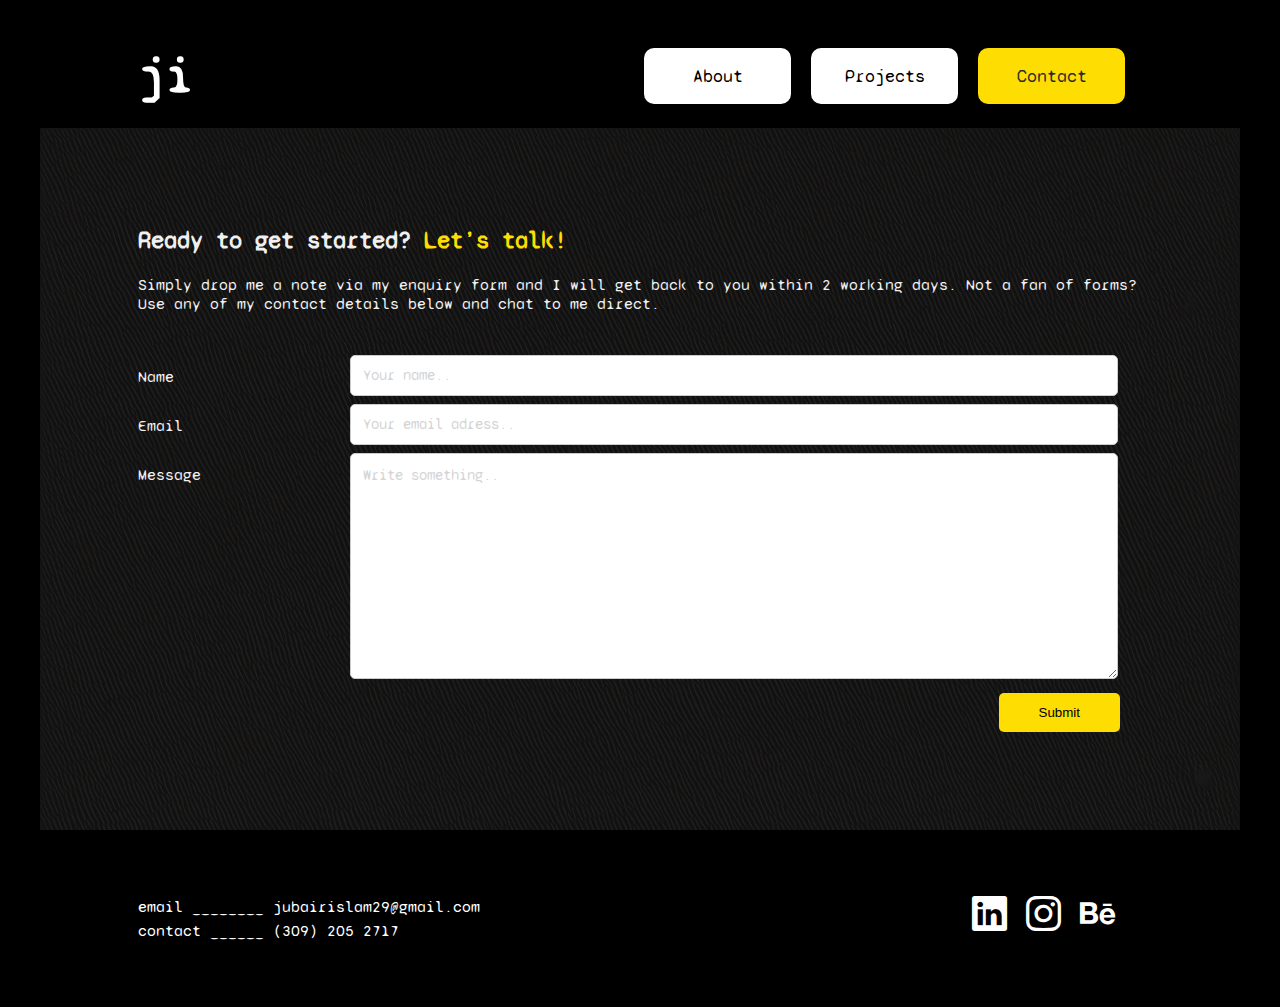
<file: Contact.html>
<!doctype html>
<html lang="en">
<head>
	<meta charset="UTF-8">
	<title>Contact</title>
	<link href="https://fonts.googleapis.com/css2?family=Syne+Mono&display=swap" rel="stylesheet">
	<link rel="stylesheet" href="https://cdn.jsdelivr.net/npm/bootstrap-icons@1.11.1/font/bootstrap-icons.css">
	<link href="Blank1200px.css" rel="stylesheet" type="text/css">
	<link rel="icon" type="image/png" href="favicon.png">
</head>
<body>
	<div id="wrapper">
		<header>
			<h1><a href="https://jubair.xyz">ji</a></h1>

			<nav>
				<ul>
				<li><a href="About.html">About</a></li>
				<li><a href="Projects.html">Projects</a></li>
				<li><a class="special" href="Contact.html">Contact</a></li>
				</ul>
			</nav>

		</header>

		<main class="main4">
			<div class="formtext">
				<h2>Ready to get started? <span class="formtext2">Let’s talk!</span></h2>
				<p>Simply drop me a note via my enquiry form and I will get back to you within 2 working days. Not a fan of forms? Use any of my contact details below and chat to me direct.</p>
			</div>

			<div class="container">
				<form action="https://formspree.io/f/xoqgybpq" method="POST">
	
				  <div class="row">
					<div class="col-25">
					  <label for="name">Name</label>
					</div>
					<div class="col-75">
					  <input type="text" id="name" name="name" placeholder="Your name..">
					</div>
				  </div>
	
				  <div class="row">
					<div class="col-25">
					  <label for="email">Email</label>
					</div>
					<div class="col-75">
					  <input type="text" id="email" name="email" placeholder="Your email adress..">
					</div>
				  </div>
	
				  <div class="row">
					<div class="col-25">
					  <label for="message">Message</label>
					</div>
					<div class="col-75">
					  <textarea id="message" name="message" placeholder="Write something.." style="height:200px"></textarea>
					</div>
				  </div>
	
				  <div class="row">
					<input type="submit" value="Submit">
				  </div>
	
				</form>
			</div>
	  </main>


		<footer>
			<div class="footer1">
				<div><a href="mailto:jubairislam29@gmail.com" target="_blank">email ________ jubairislam29@gmail.com</a></div>
				<div><a href="tel:+1(309)2052717" target="_blank">contact ______ (309) 205 2717</a></div>
			</div>

			<div class="footer2">
				<a href="https://www.linkedin.com/in/jubairislam/" target="_blank" class="bi bi-linkedin"></a>
				<a href="https://www.instagram.com/jubairzubo/" target="_blank" class="bi bi-instagram"></a>
				<a href="https://www.behance.net/jubairzubo" target="_blank" class="bi bi-behance"></a>
			</div>
		</footer>
	</div>
</body>
</html>
</file>
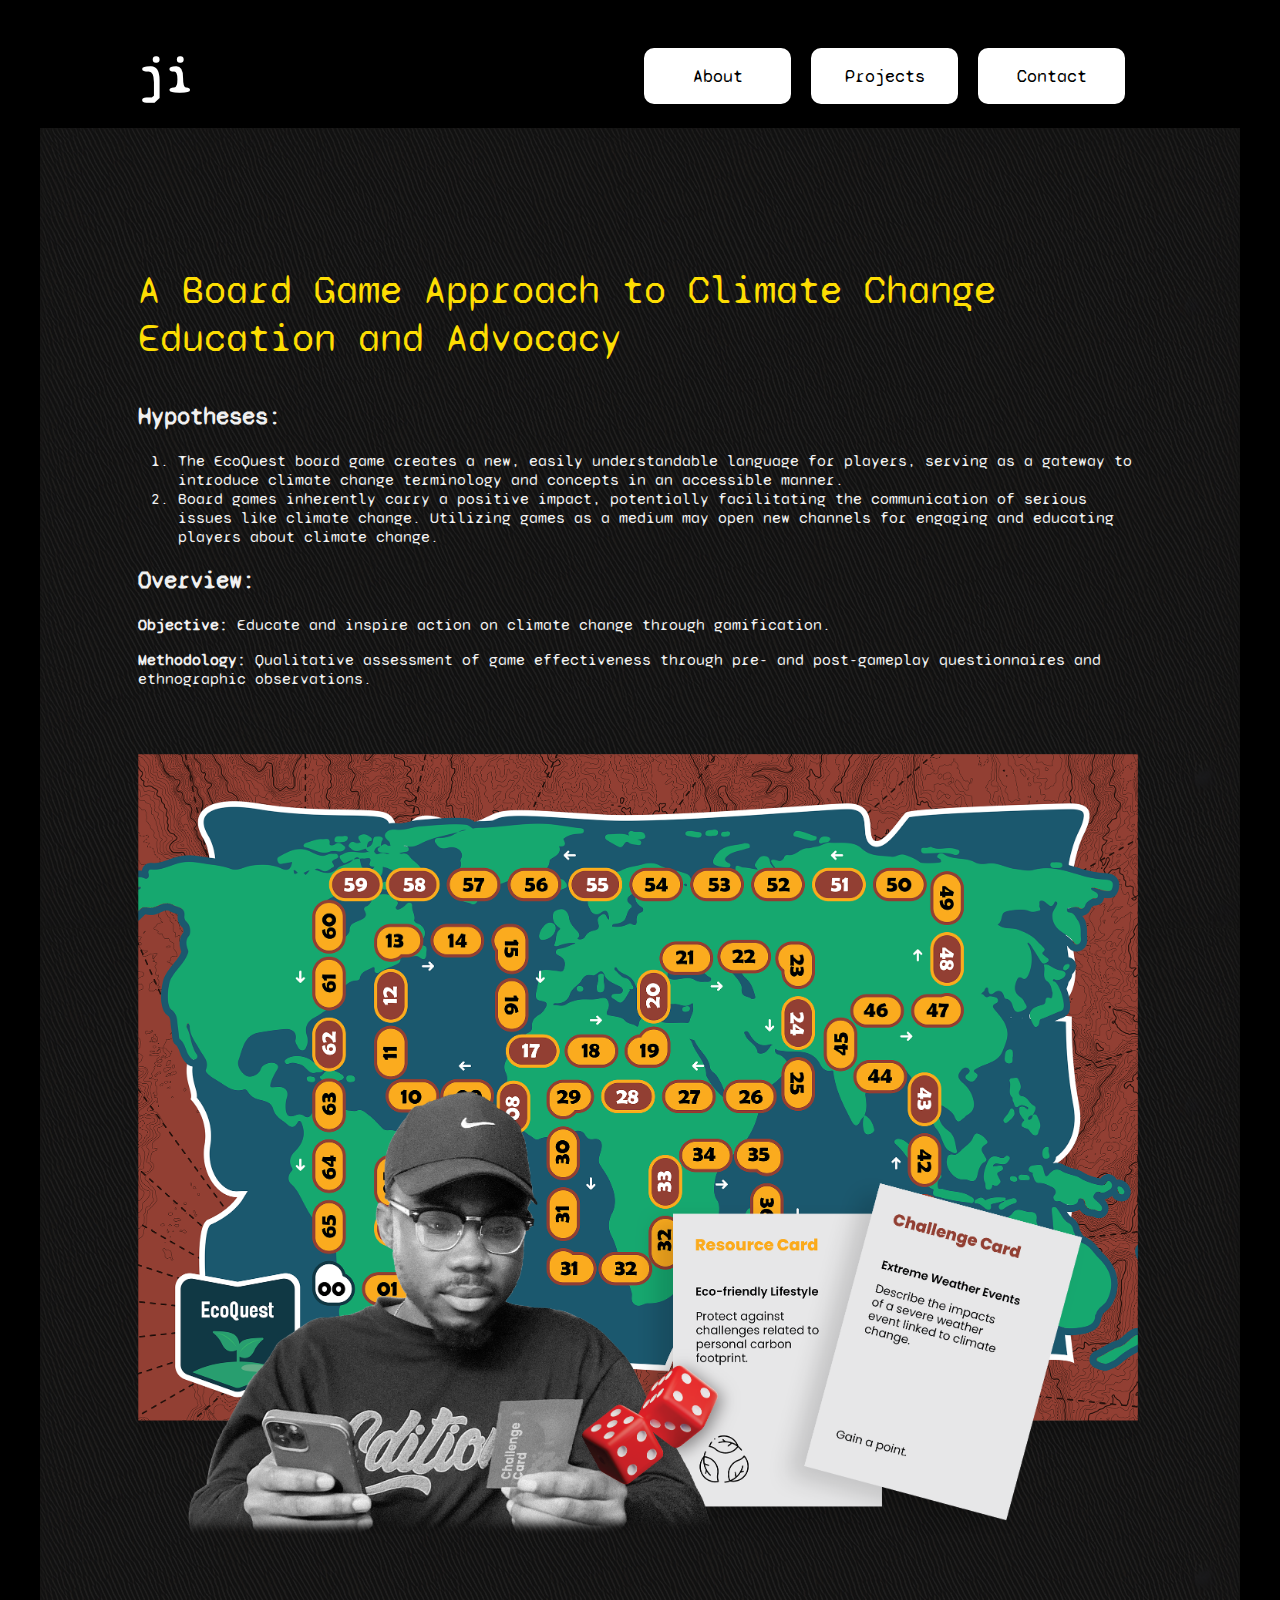
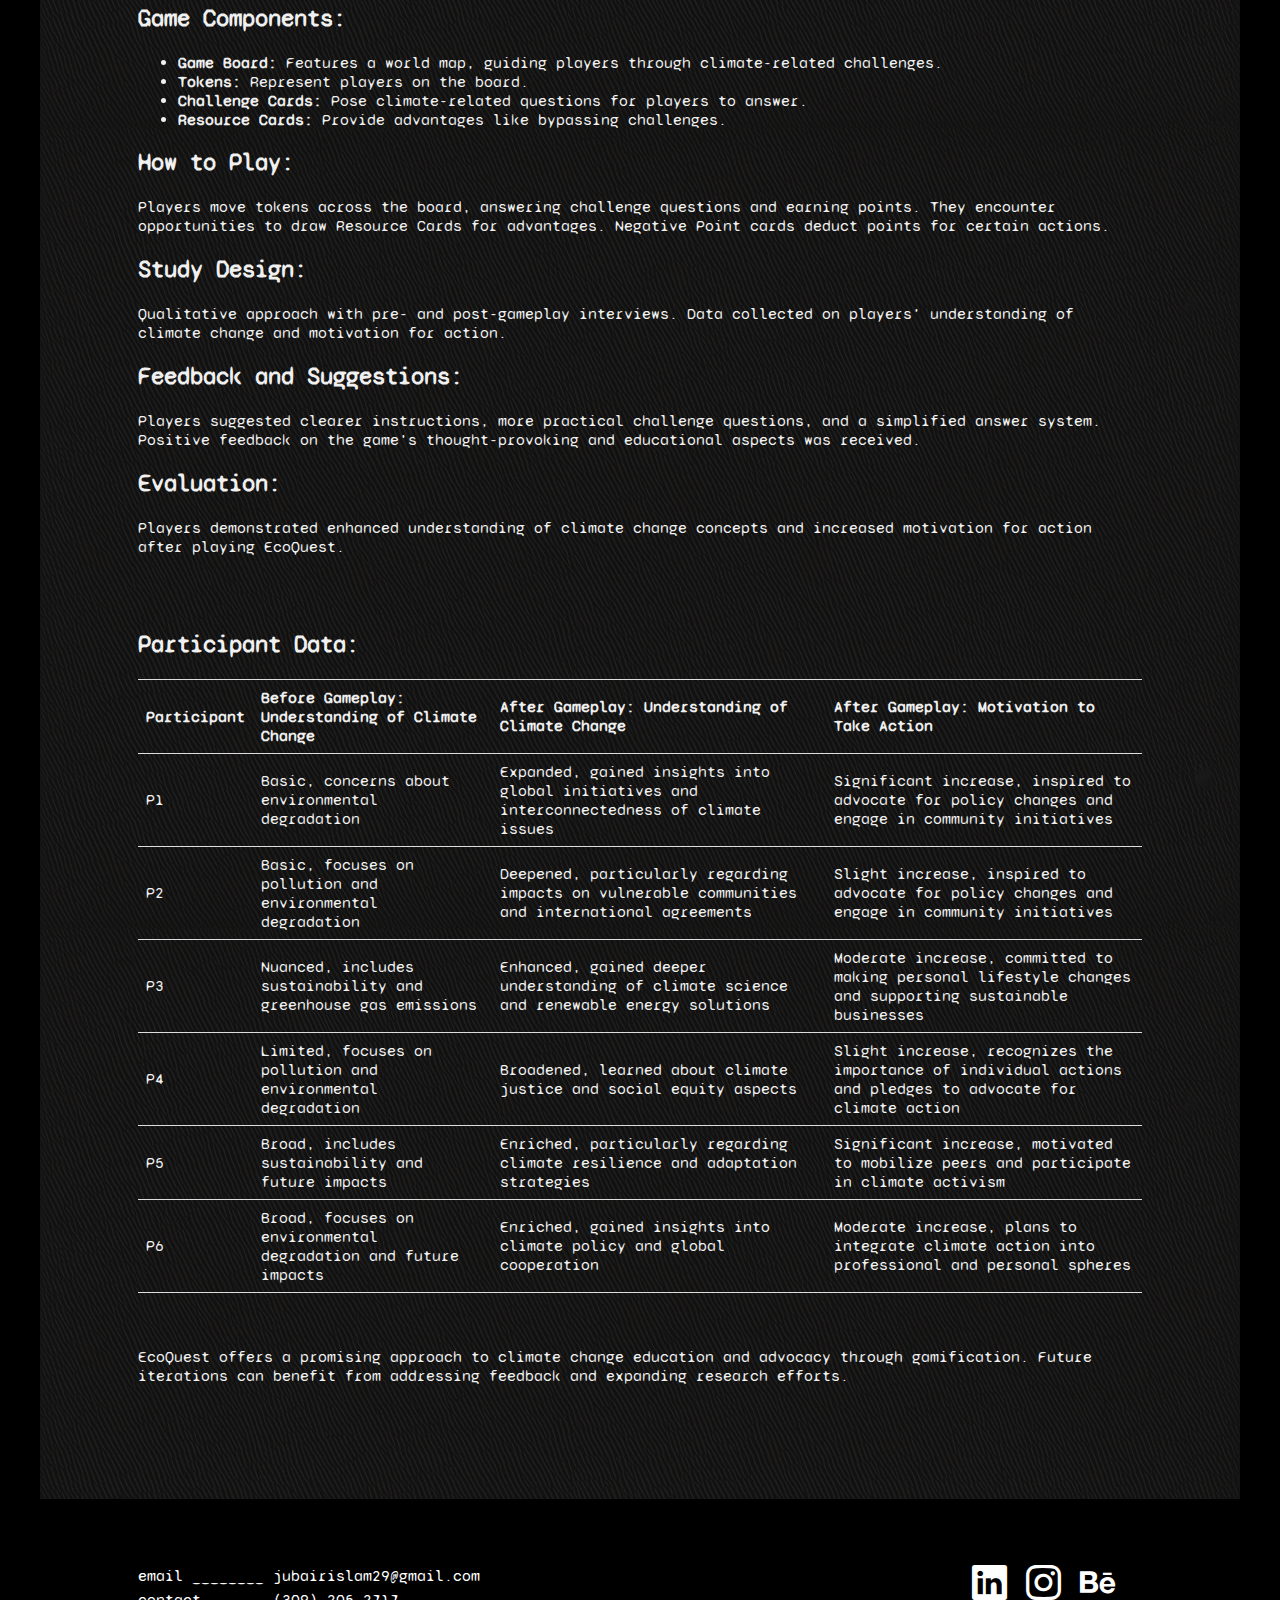
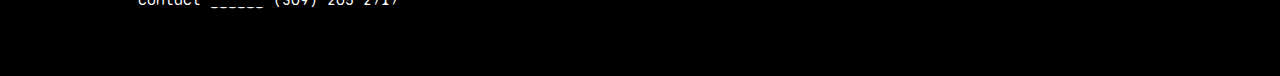
<file: Portfolio2.html>
<!doctype html>
<html lang="en">
<head>
	<meta charset="UTF-8">
	<title>EcoQuest</title>
	<link href="https://fonts.googleapis.com/css2?family=Syne+Mono&display=swap" rel="stylesheet">
	<link rel="stylesheet" href="https://cdn.jsdelivr.net/npm/bootstrap-icons@1.11.1/font/bootstrap-icons.css">
	<link href="Blank1200px.css" rel="stylesheet" type="text/css">
	<link rel="icon" type="image/png" href="favicon.png">
</head>
<body>
	<div id="wrapper">
		<header>
			<h1><a href="https://jubair.xyz">ji</a></h1>

			<nav>
				<ul>
				<li><a href="About.html">About</a></li>
				<li><a href="Projects.html">Projects</a></li>
				<li><a href="Contact.html">Contact</a></li>
				</ul>
			</nav>

		</header>

		<div class="portfolio5">
	
		<p class="thesis">A Board Game Approach to Climate Change Education and Advocacy<p>
	
		<h2>Hypotheses:</h2>
		<ol>
		  <li>The EcoQuest board game creates a new, easily understandable language for players, serving as a gateway to introduce climate change terminology and concepts in an accessible manner.</li>
		  <li>Board games inherently carry a positive impact, potentially facilitating the communication of serious issues like climate change. Utilizing games as a medium may open new channels for engaging and educating players about climate change.</li>
		</ol>
		
		<h2>Overview:</h2>
		<p><strong>Objective:</strong> Educate and inspire action on climate change through gamification.</p>
		
		<p><strong>Methodology:</strong> Qualitative assessment of game effectiveness through pre- and post-gameplay questionnaires and ethnographic observations.</p>

		<img src="Board.png" alt="Portrait">
		
		<h2>Game Components:</h2>
		<ul>
		  <li><strong>Game Board:</strong> Features a world map, guiding players through climate-related challenges.</li>
		  <li><strong>Tokens:</strong> Represent players on the board.</li>
		  <li><strong>Challenge Cards:</strong> Pose climate-related questions for players to answer.</li>
		  <li><strong>Resource Cards:</strong> Provide advantages like bypassing challenges.</li>
		</ul>
		
		<h2>How to Play:</h2>
		<p>Players move tokens across the board, answering challenge questions and earning points. They encounter opportunities to draw Resource Cards for advantages. Negative Point cards deduct points for certain actions.</p>
		
		<h2>Study Design:</h2>
		<p>Qualitative approach with pre- and post-gameplay interviews. Data collected on players' understanding of climate change and motivation for action.</p>
		
		<h2>Feedback and Suggestions:</h2>
		<p>Players suggested clearer instructions, more practical challenge questions, and a simplified answer system. Positive feedback on the game's thought-provoking and educational aspects was received.</p>
		
		<h2>Evaluation:</h2>
		<p>Players demonstrated enhanced understanding of climate change concepts and increased motivation for action after playing EcoQuest.</p>

		<br><br>
		<h2>Participant Data:</h2>
		<table>
			<thead>
			  <tr>
				<th>Participant</th>
				<th>Before Gameplay: Understanding of Climate Change</th>
				<th>After Gameplay: Understanding of Climate Change</th>
				<th>After Gameplay: Motivation to Take Action</th>
			  </tr>
			</thead>
			<tbody>
			  <tr>
				<td>P1</td>
				<td>Basic, concerns about environmental degradation</td>
				<td>Expanded, gained insights into global initiatives and interconnectedness of climate issues</td>
				<td>Significant increase, inspired to advocate for policy changes and engage in community initiatives</td>
			  </tr>
			  <tr>
				<td>P2</td>
				<td>Basic, focuses on pollution and environmental degradation</td>
				<td>Deepened, particularly regarding impacts on vulnerable communities and international agreements</td>
				<td>Slight increase, inspired to advocate for policy changes and engage in community initiatives</td>
			  </tr>
			  <tr>
				<td>P3</td>
				<td>Nuanced, includes sustainability and greenhouse gas emissions</td>
				<td>Enhanced, gained deeper understanding of climate science and renewable energy solutions</td>
				<td>Moderate increase, committed to making personal lifestyle changes and supporting sustainable businesses</td>
			  </tr>
			  <tr>
				<td>P4</td>
				<td>Limited, focuses on pollution and environmental degradation</td>
				<td>Broadened, learned about climate justice and social equity aspects</td>
				<td>Slight increase, recognizes the importance of individual actions and pledges to advocate for climate action</td>
			  </tr>
			  <tr>
				<td>P5</td>
				<td>Broad, includes sustainability and future impacts</td>
				<td>Enriched, particularly regarding climate resilience and adaptation strategies</td>
				<td>Significant increase, motivated to mobilize peers and participate in climate activism</td>
			  </tr>
			  <tr>
				<td>P6</td>
				<td>Broad, focuses on environmental degradation and future impacts</td>
				<td>Enriched, gained insights into climate policy and global cooperation</td>
				<td>Moderate increase, plans to integrate climate action into professional and personal spheres</td>
			  </tr>
			</tbody>
		  </table>
		 
		  <br><br><p>EcoQuest offers a promising approach to climate change education and advocacy through gamification. Future iterations can benefit from addressing feedback and expanding research efforts.</p>
		
		</div>

		<footer>
			<div class="footer1">
				<div><a href="mailto:jubairislam29@gmail.com" target="_blank">email ________ jubairislam29@gmail.com</a></div>
				<div><a href="tel:+1(309)2052717" target="_blank">contact ______ (309) 205 2717</a></div>
			</div>

			<div class="footer2">
				<a href="https://www.linkedin.com/in/jubairislam/" target="_blank" class="bi bi-linkedin"></a>
				<a href="https://www.instagram.com/jubairzubo/" target="_blank" class="bi bi-instagram"></a>
				<a href="https://www.behance.net/jubairzubo" target="_blank" class="bi bi-behance"></a>
			</div>
		</footer>
	</div>
</body>
</html>
</file>
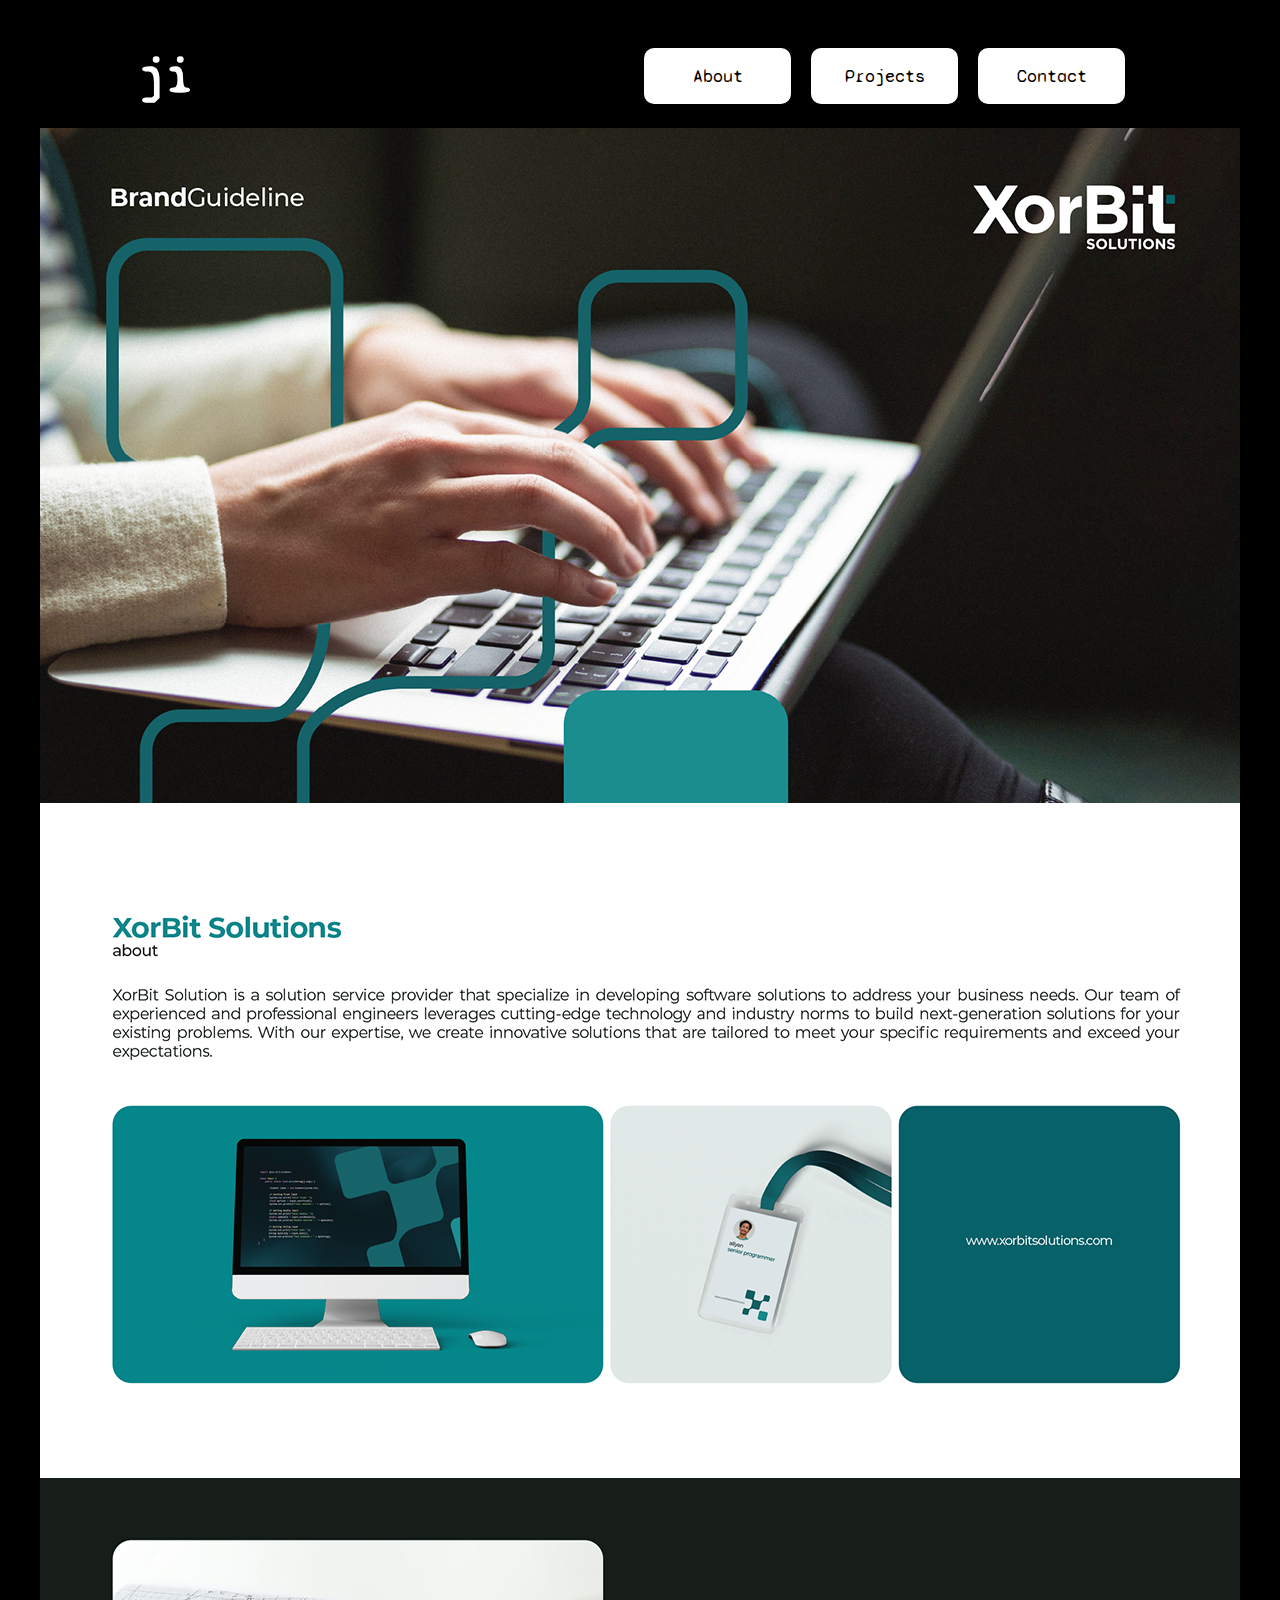
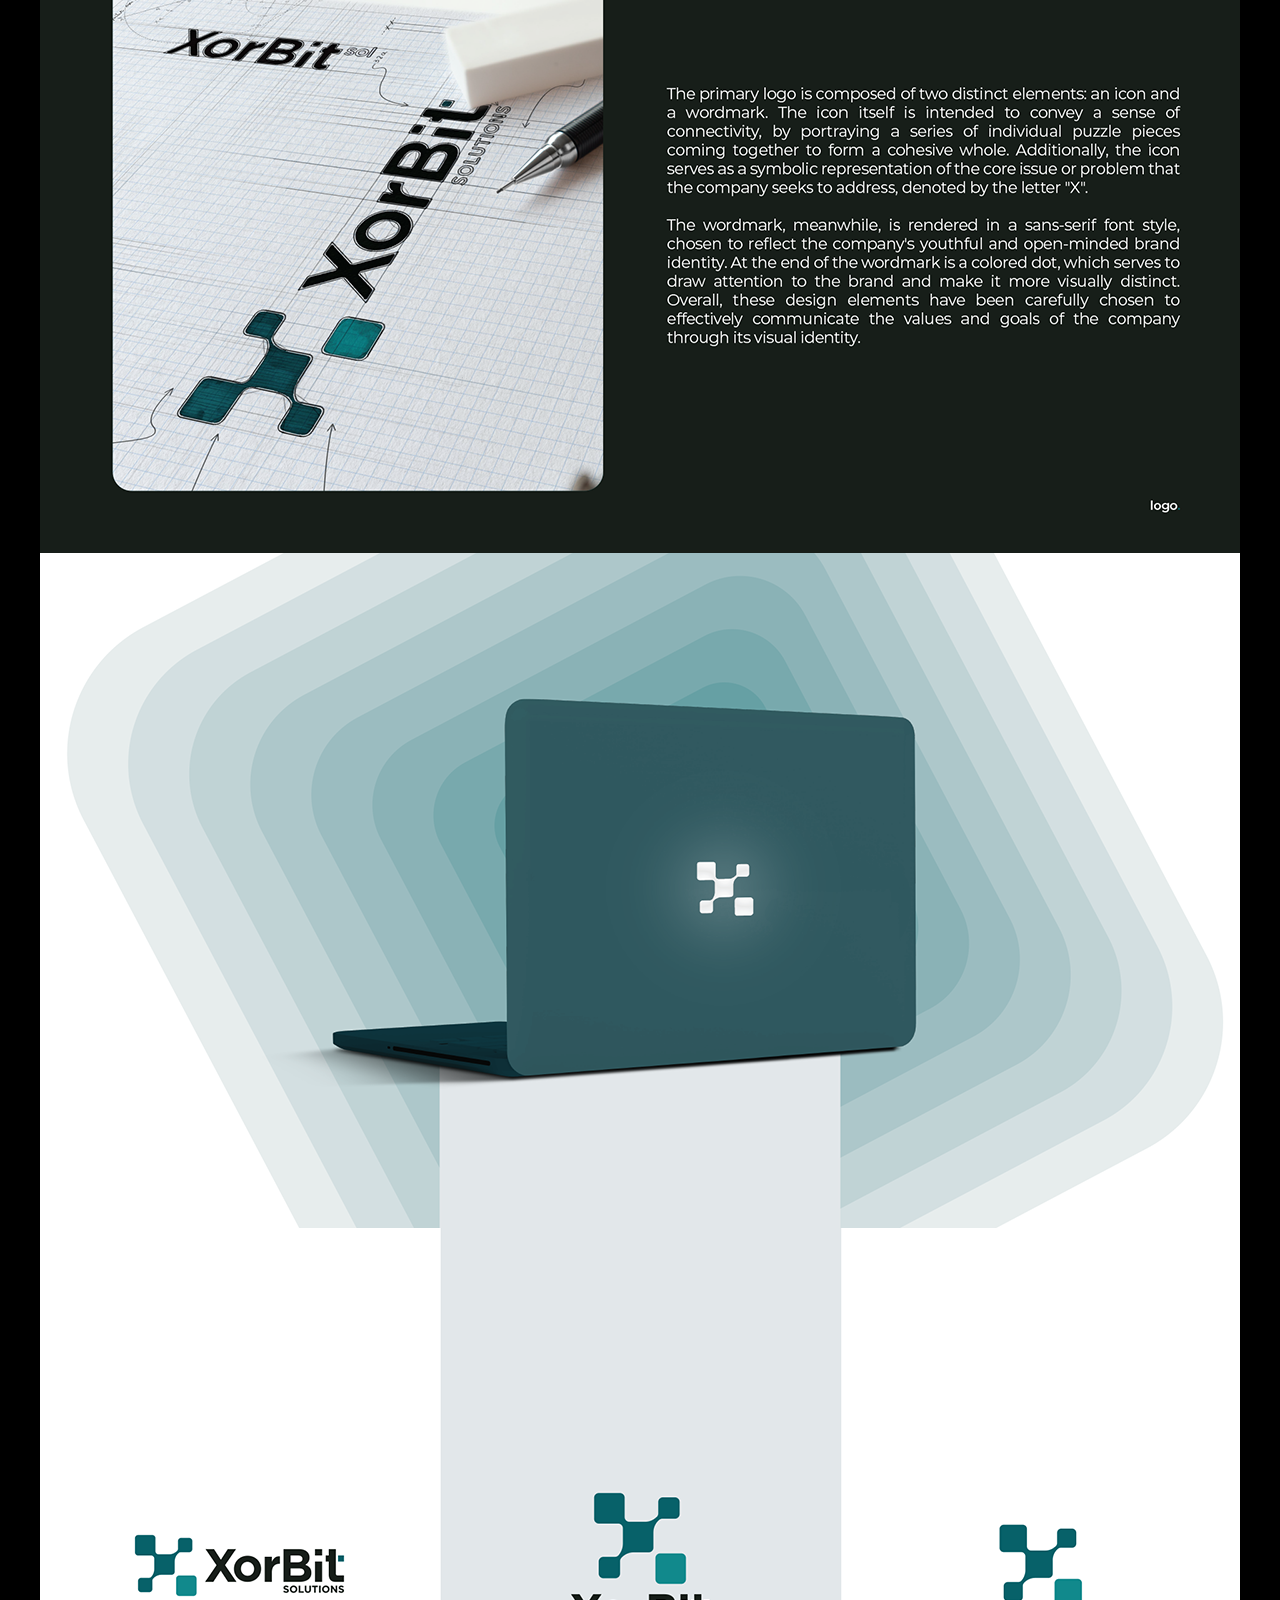
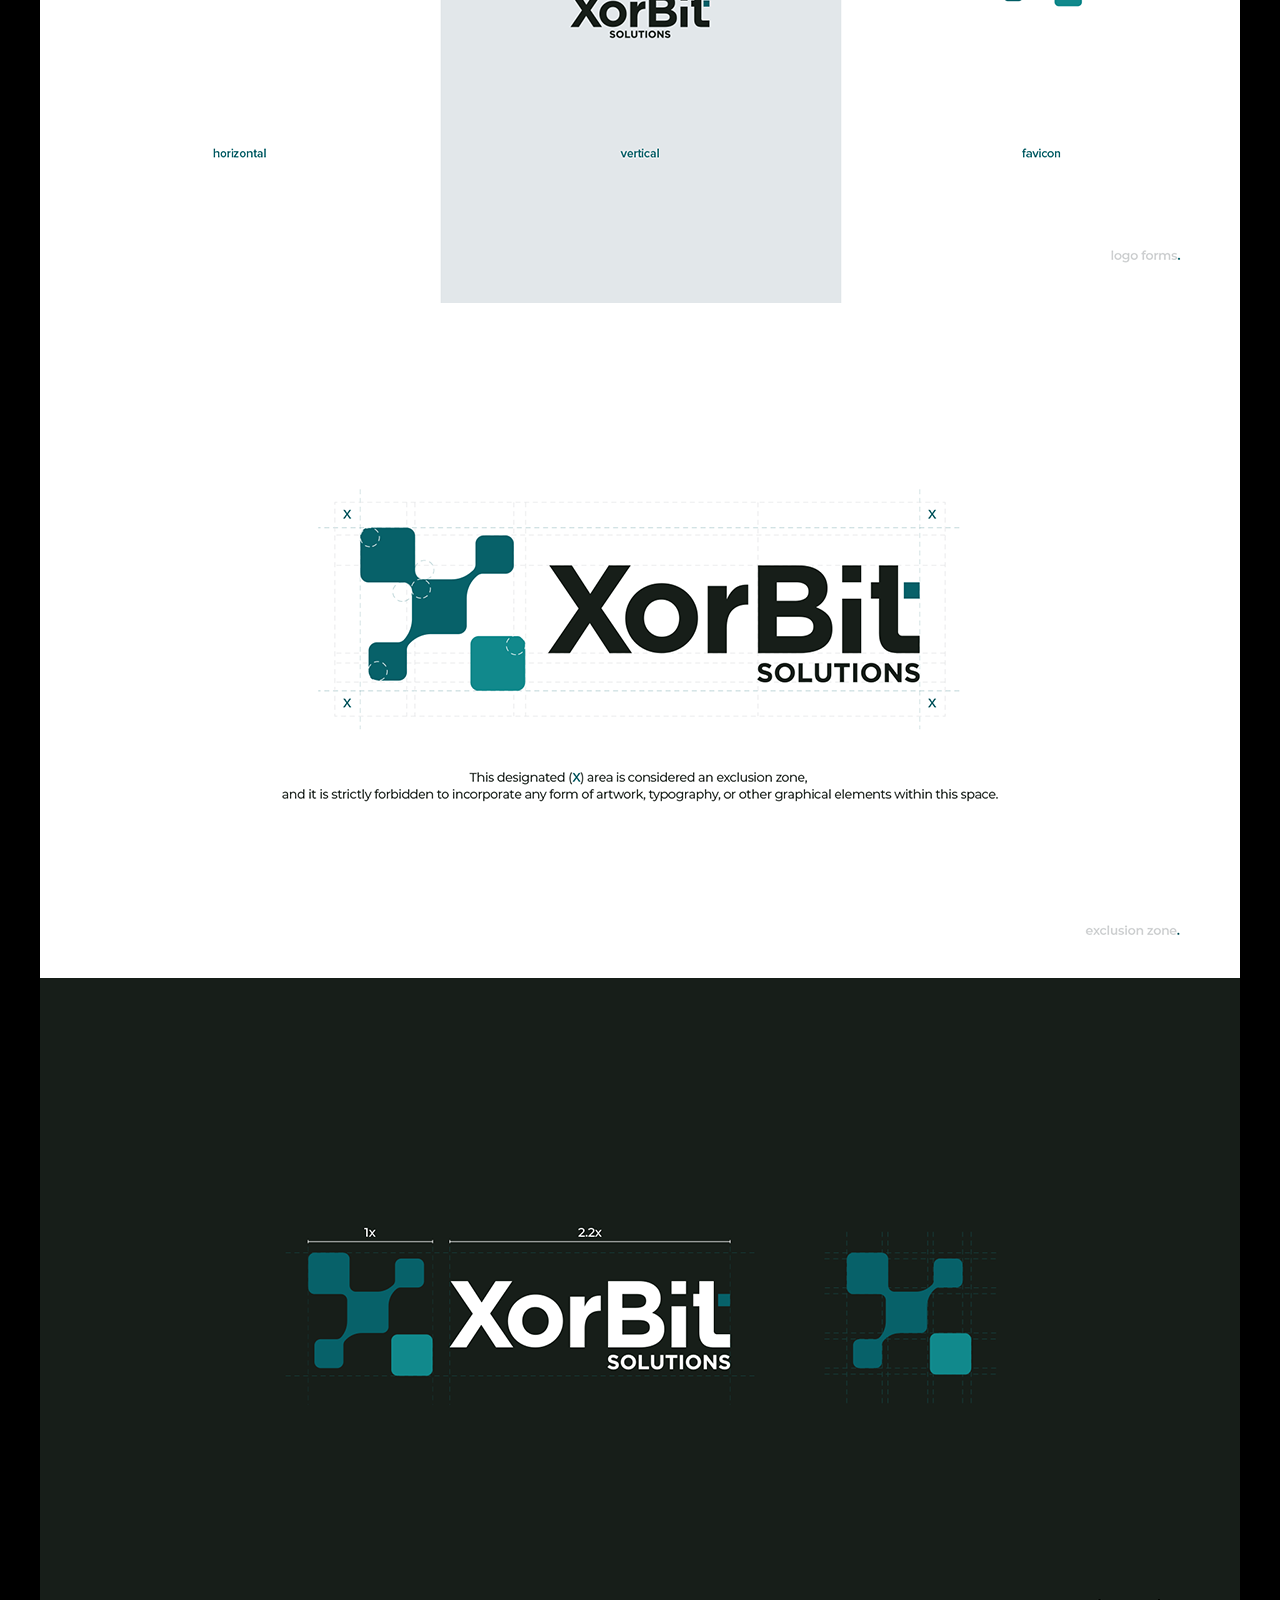
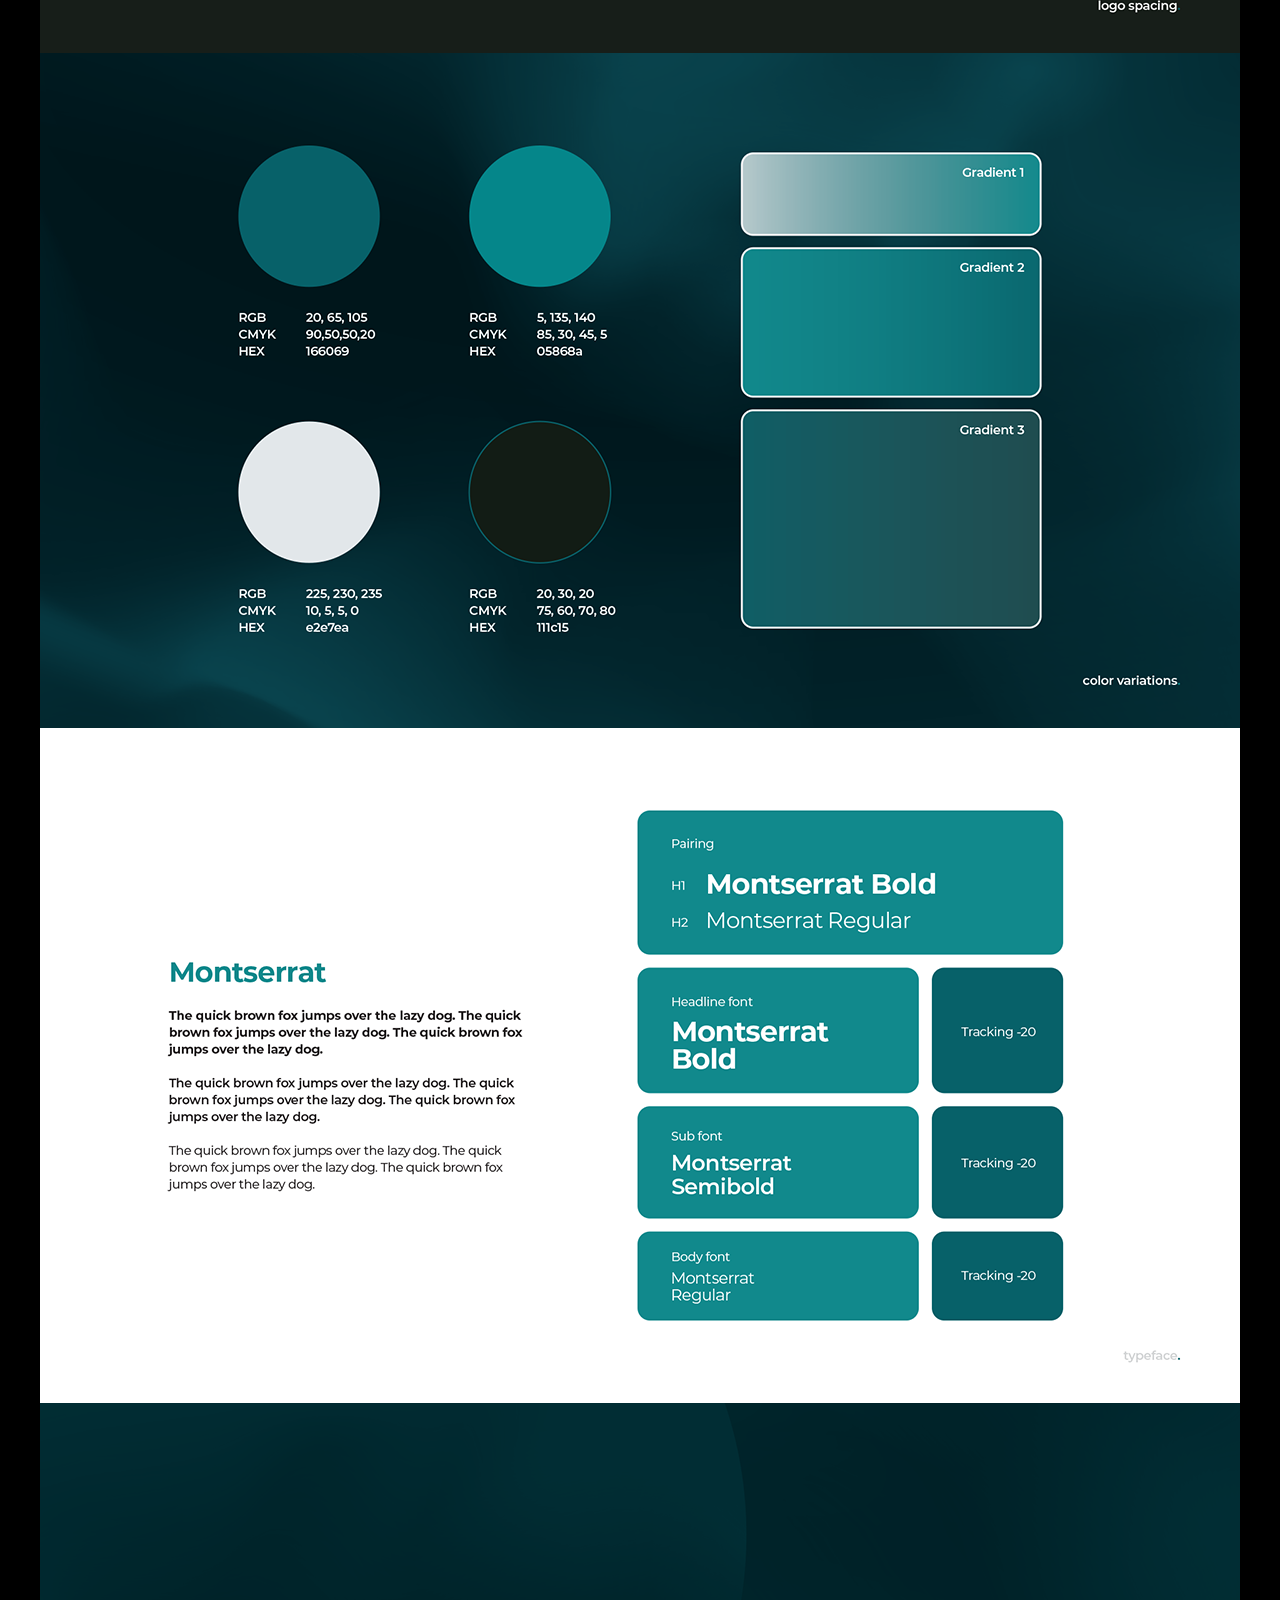
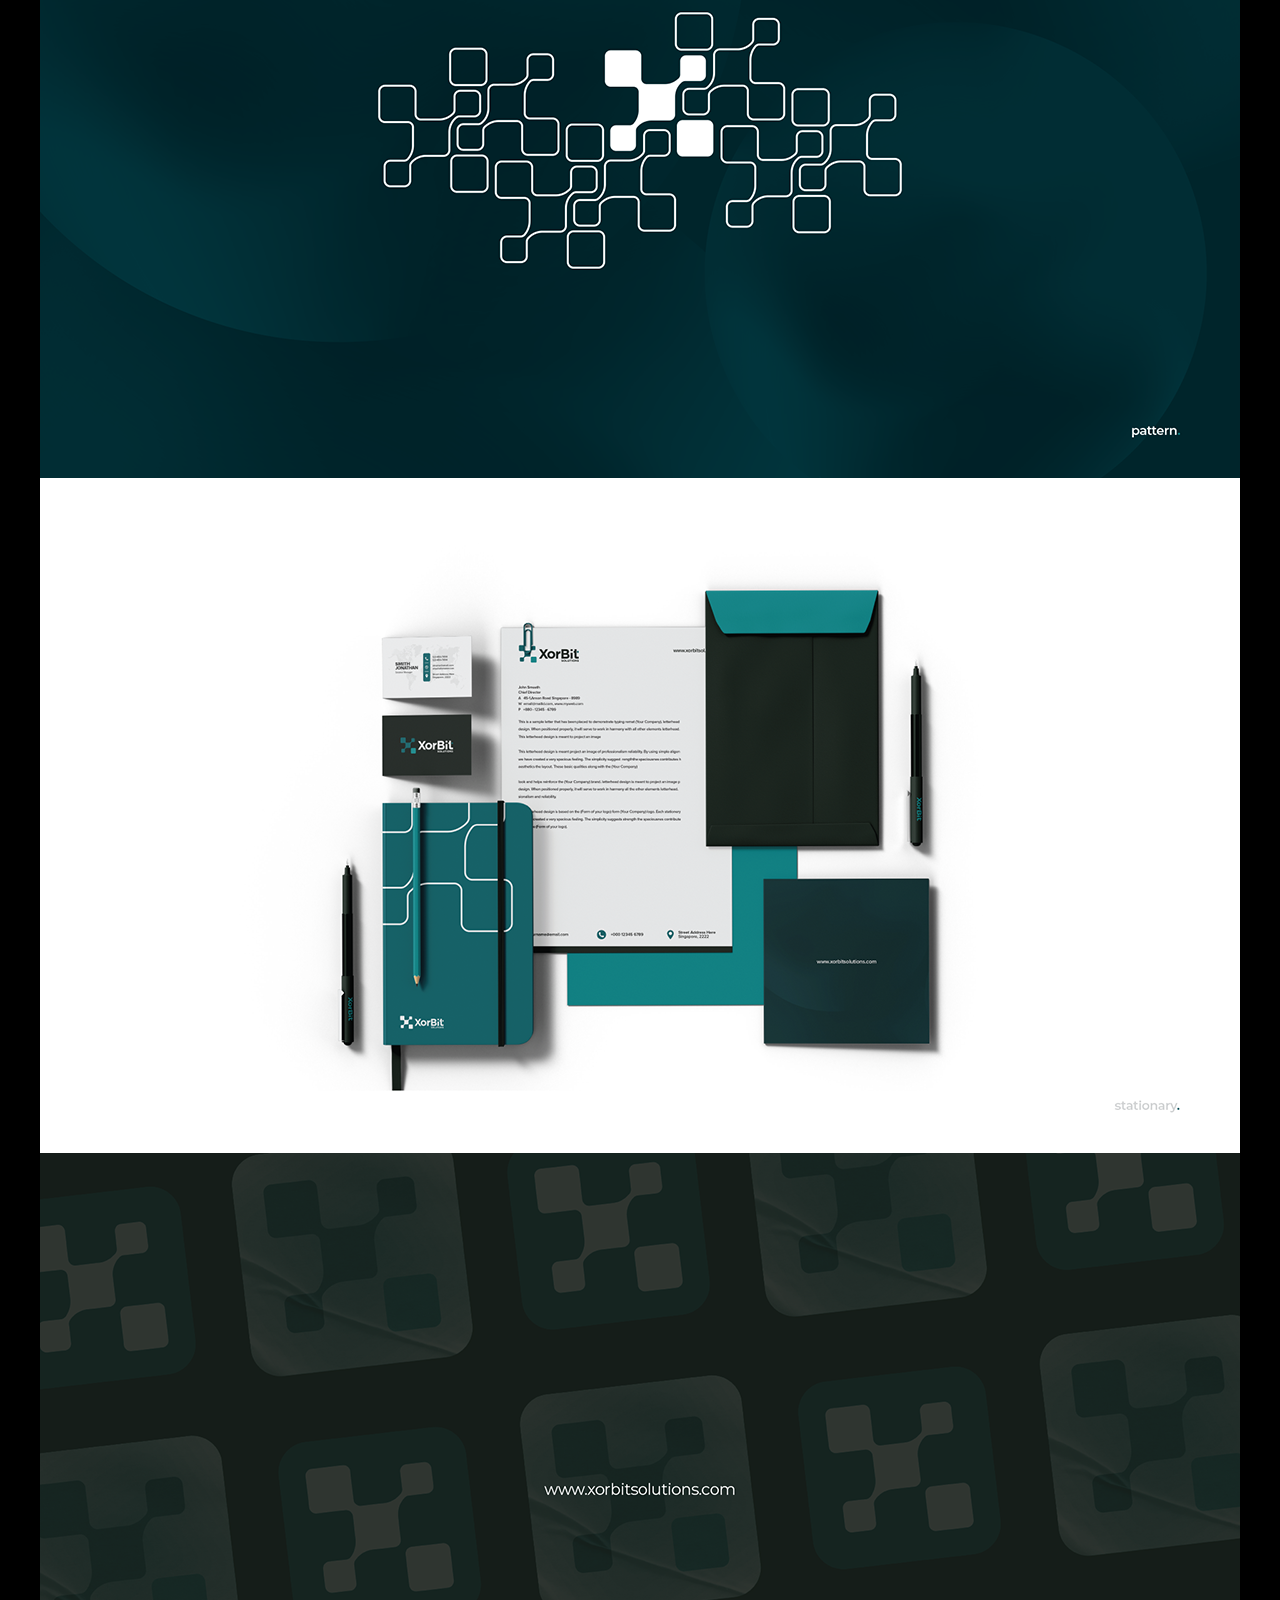
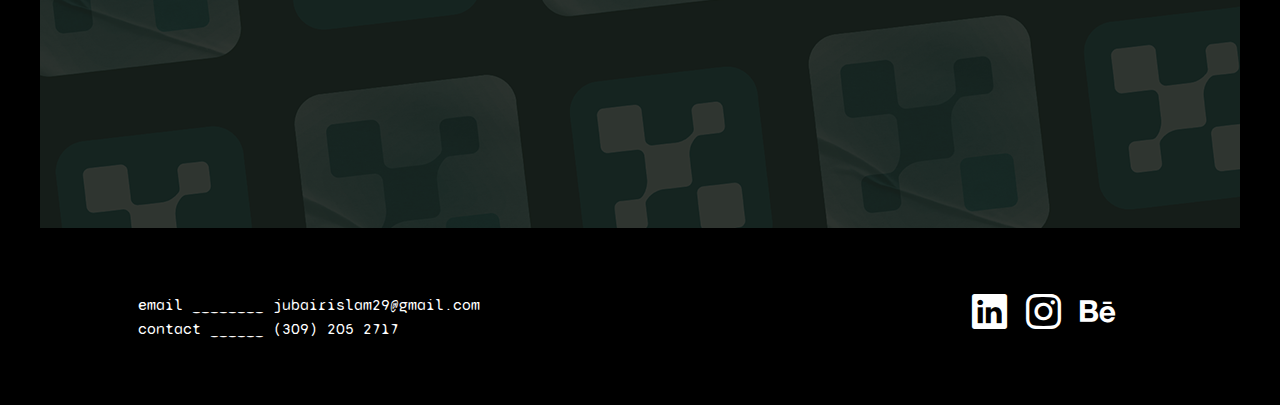
<file: Portfolio4.html>
<!doctype html>
<html lang="en">
<head>
	<meta charset="UTF-8">
	<title>XorBit</title>
	<link href="https://fonts.googleapis.com/css2?family=Syne+Mono&display=swap" rel="stylesheet">
	<link rel="stylesheet" href="https://cdn.jsdelivr.net/npm/bootstrap-icons@1.11.1/font/bootstrap-icons.css">
	<link href="Blank1200px.css" rel="stylesheet" type="text/css">
	<link rel="icon" type="image/png" href="favicon.png">
</head>
<body>
	<div id="wrapper">
		<header>
			<h1><a href="https://jubair.xyz">ji</a></h1>

			<nav>
				<ul>
				<li><a href="About.html">About</a></li>
				<li><a href="Projects.html">Projects</a></li>
				<li><a href="Contact.html">Contact</a></li>
				</ul>
			</nav>

		</header>

		<div class="portfolio3">
			<img src="P4/1.png" alt="Image 1">
			<img src="P4/2.png" alt="Image 2">
			<img src="P4/3.png" alt="Image 3">
			<img src="P4/4.png" alt="Image 4">
			<img src="P4/5.png" alt="Image 5">
			<img src="P4/6.png" alt="Image 6">
			<img src="P4/7.png" alt="Image 7">
			<img src="P4/8.png" alt="Image 8">
			<img src="P4/9.png" alt="Image 9">
			<img src="P4/10.png" alt="Image 10">
			<img src="P4/11.png" alt="Image 11">
			<img src="P4/12.png" alt="Image 12">
		</div>

		<footer>
			<div class="footer1">
				<div><a href="mailto:jubairislam29@gmail.com" target="_blank">email ________ jubairislam29@gmail.com</a></div>
				<div><a href="tel:+1(309)2052717" target="_blank">contact ______ (309) 205 2717</a></div>
			</div>

			<div class="footer2">
				<a href="https://www.linkedin.com/in/jubairislam/" target="_blank" class="bi bi-linkedin"></a>
				<a href="https://www.instagram.com/jubairzubo/" target="_blank" class="bi bi-instagram"></a>
				<a href="https://www.behance.net/jubairzubo" target="_blank" class="bi bi-behance"></a>
			</div>
		</footer>
	</div>
</body>
</html>
</file>
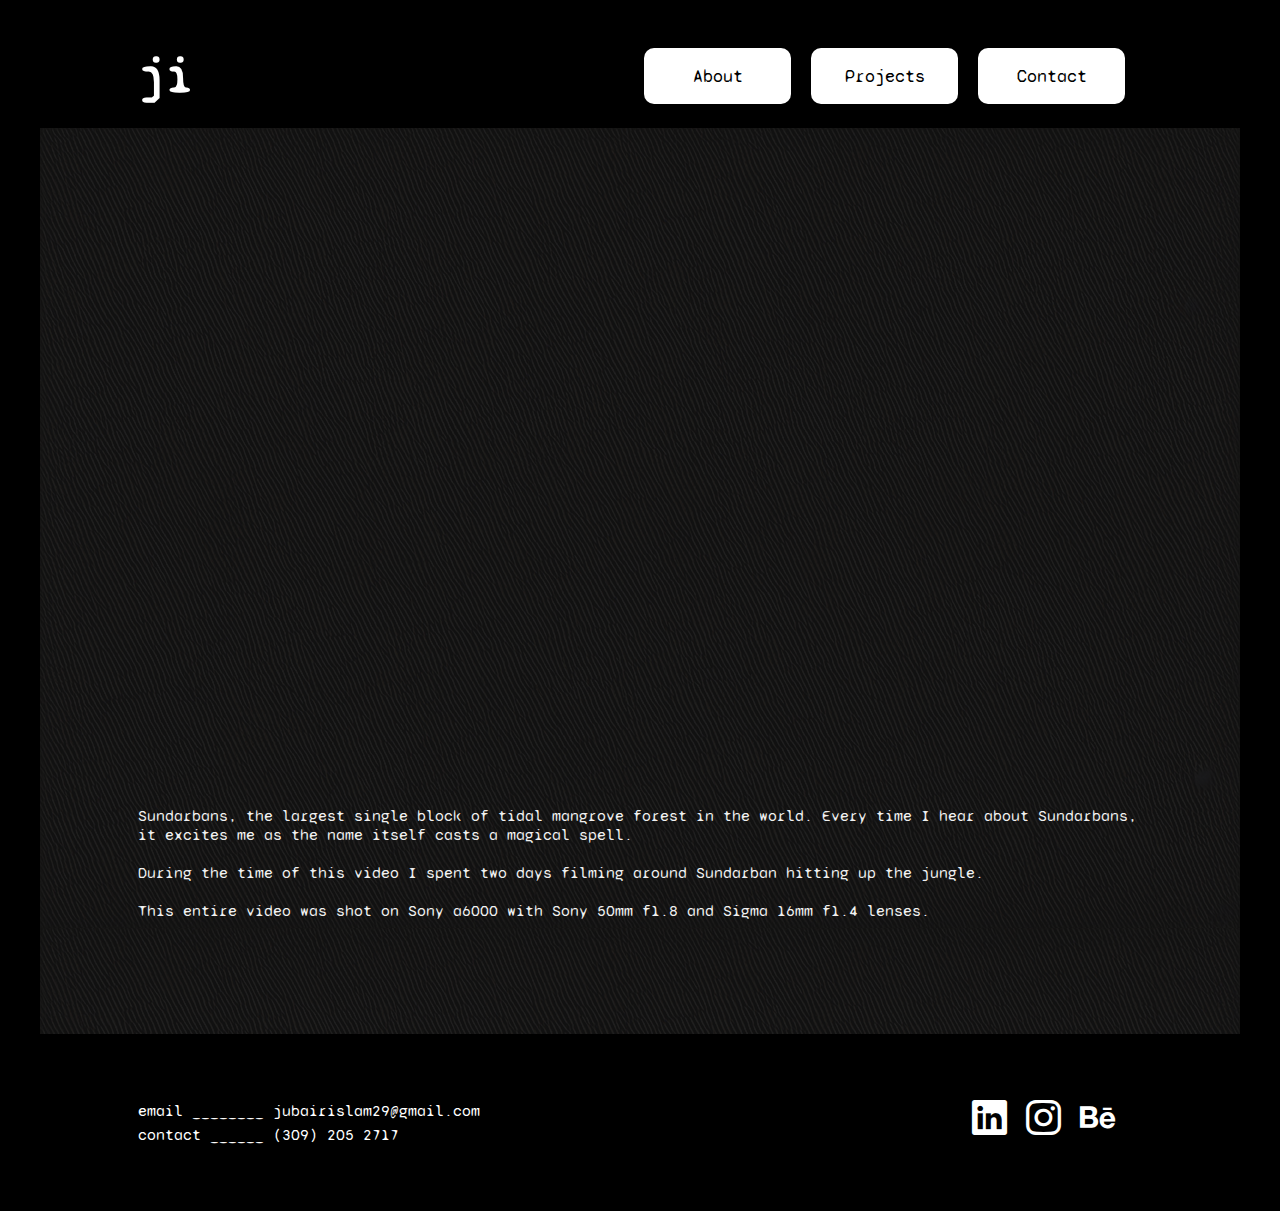
<file: Portfolio5.html>
<!doctype html>
<html lang="en">
<head>
	<meta charset="UTF-8">
	<title>Sundarbans</title>
	<link href="https://fonts.googleapis.com/css2?family=Syne+Mono&display=swap" rel="stylesheet">
	<link rel="stylesheet" href="https://cdn.jsdelivr.net/npm/bootstrap-icons@1.11.1/font/bootstrap-icons.css">
	<link href="Blank1200px.css" rel="stylesheet" type="text/css">
	<link rel="icon" type="image/png" href="favicon.png">
</head>
<body>
	<div id="wrapper">
		<header>
			<h1><a href="https://jubair.xyz">ji</a></h1>

			<nav>
				<ul>
				<li><a href="About.html">About</a></li>
				<li><a href="Projects.html">Projects</a></li>
				<li><a href="Contact.html">Contact</a></li>
				</ul>
			</nav>

		</header>

		<div class="portfolio4">
			<iframe width="1200" height="560" src="https://www.youtube.com/embed/S2DX-cQitk0?si=ryn_Qf6GtKWkRlpd" title="YouTube video player" frameborder="0" allow="accelerometer; autoplay; clipboard-write; encrypted-media; gyroscope; picture-in-picture; web-share" referrerpolicy="strict-origin-when-cross-origin" allowfullscreen></iframe>
			<div class="sbon">
				<p>Sundarbans, the largest single block of tidal mangrove forest in the world. Every time I hear about Sundarbans, it excites me as the name itself casts a magical spell. 

				<br><br>During the time of this video I spent two days filming around Sundarban hitting up the jungle.
					
				<br><br>This entire video was shot on Sony a6000 with Sony 50mm f1.8 and Sigma 16mm f1.4 lenses.</p>
			</div>
		</div>

		<footer>
			<div class="footer1">
				<div><a href="mailto:jubairislam29@gmail.com" target="_blank">email ________ jubairislam29@gmail.com</a></div>
				<div><a href="tel:+1(309)2052717" target="_blank">contact ______ (309) 205 2717</a></div>
			</div>

			<div class="footer2">
				<a href="https://www.linkedin.com/in/jubairislam/" target="_blank" class="bi bi-linkedin"></a>
				<a href="https://www.instagram.com/jubairzubo/" target="_blank" class="bi bi-instagram"></a>
				<a href="https://www.behance.net/jubairzubo" target="_blank" class="bi bi-behance"></a>
			</div>
		</footer>
	</div>
</body>
</html>
</file>
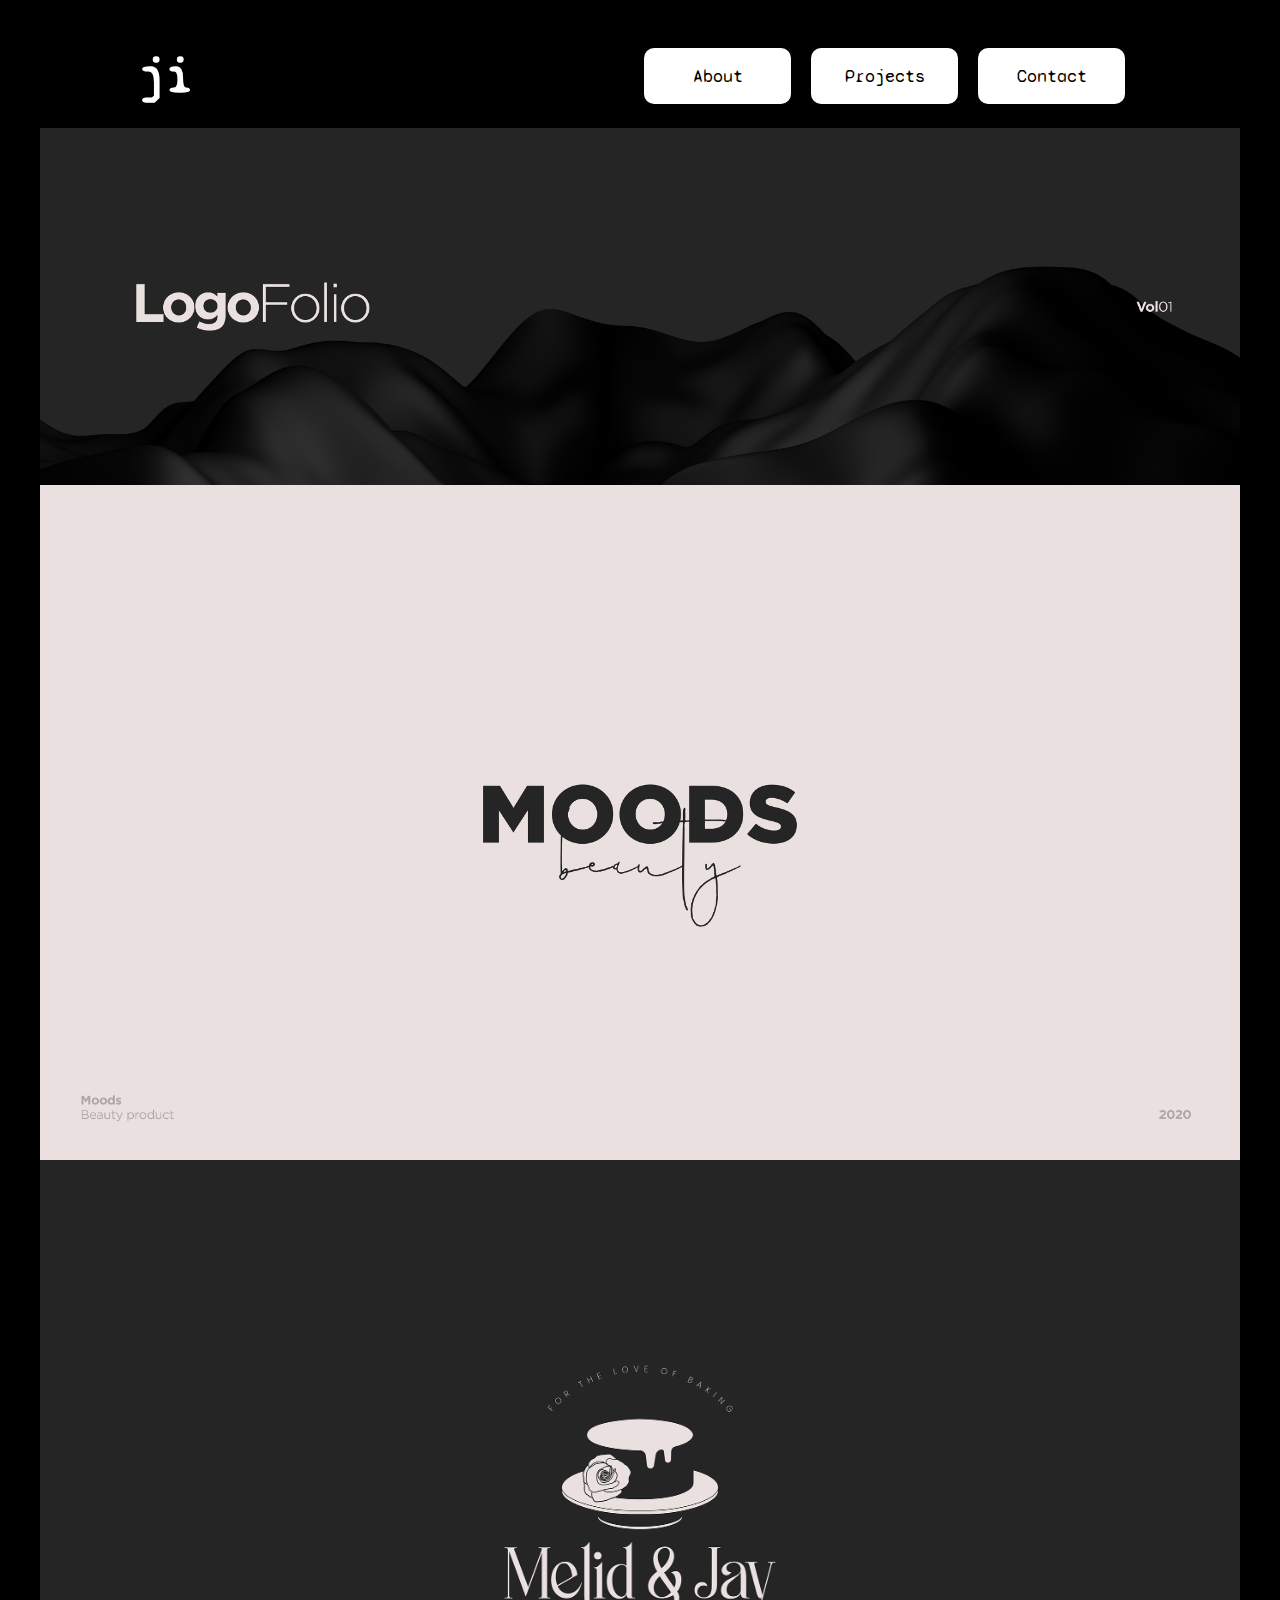
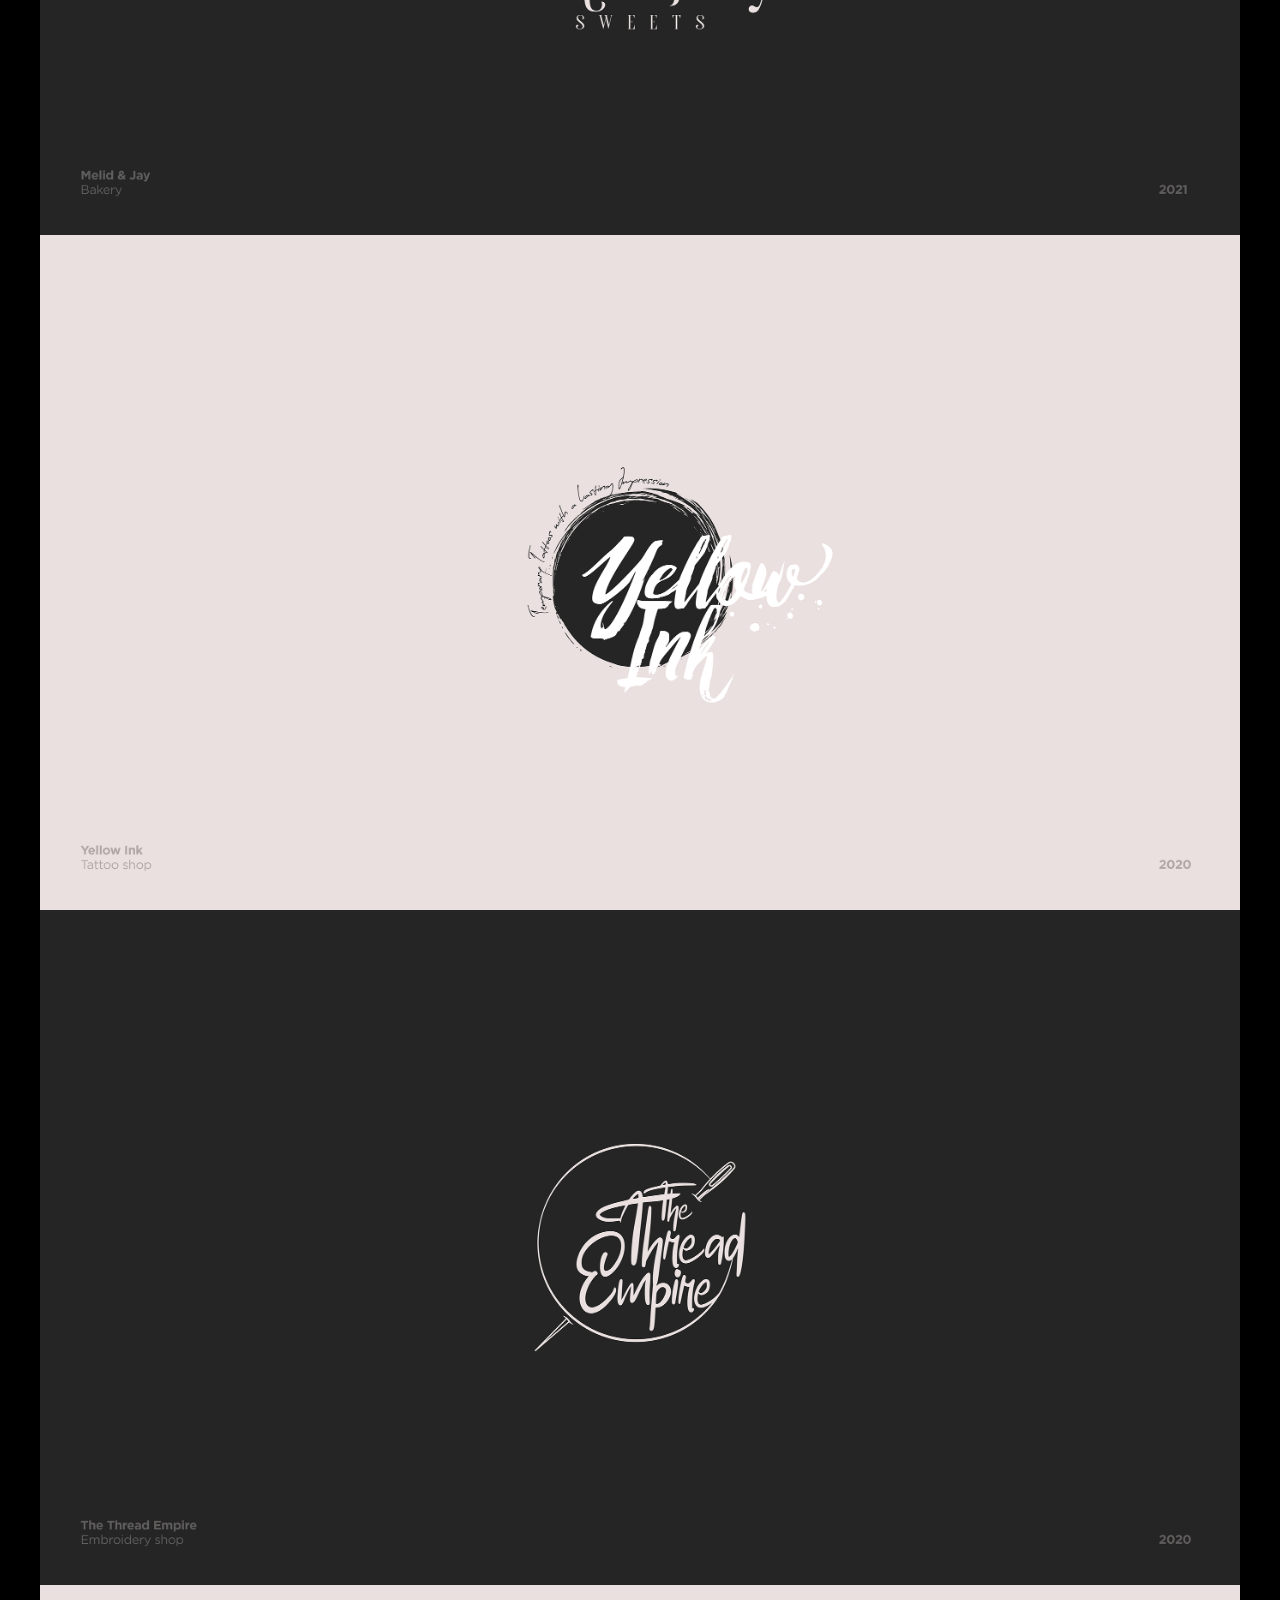
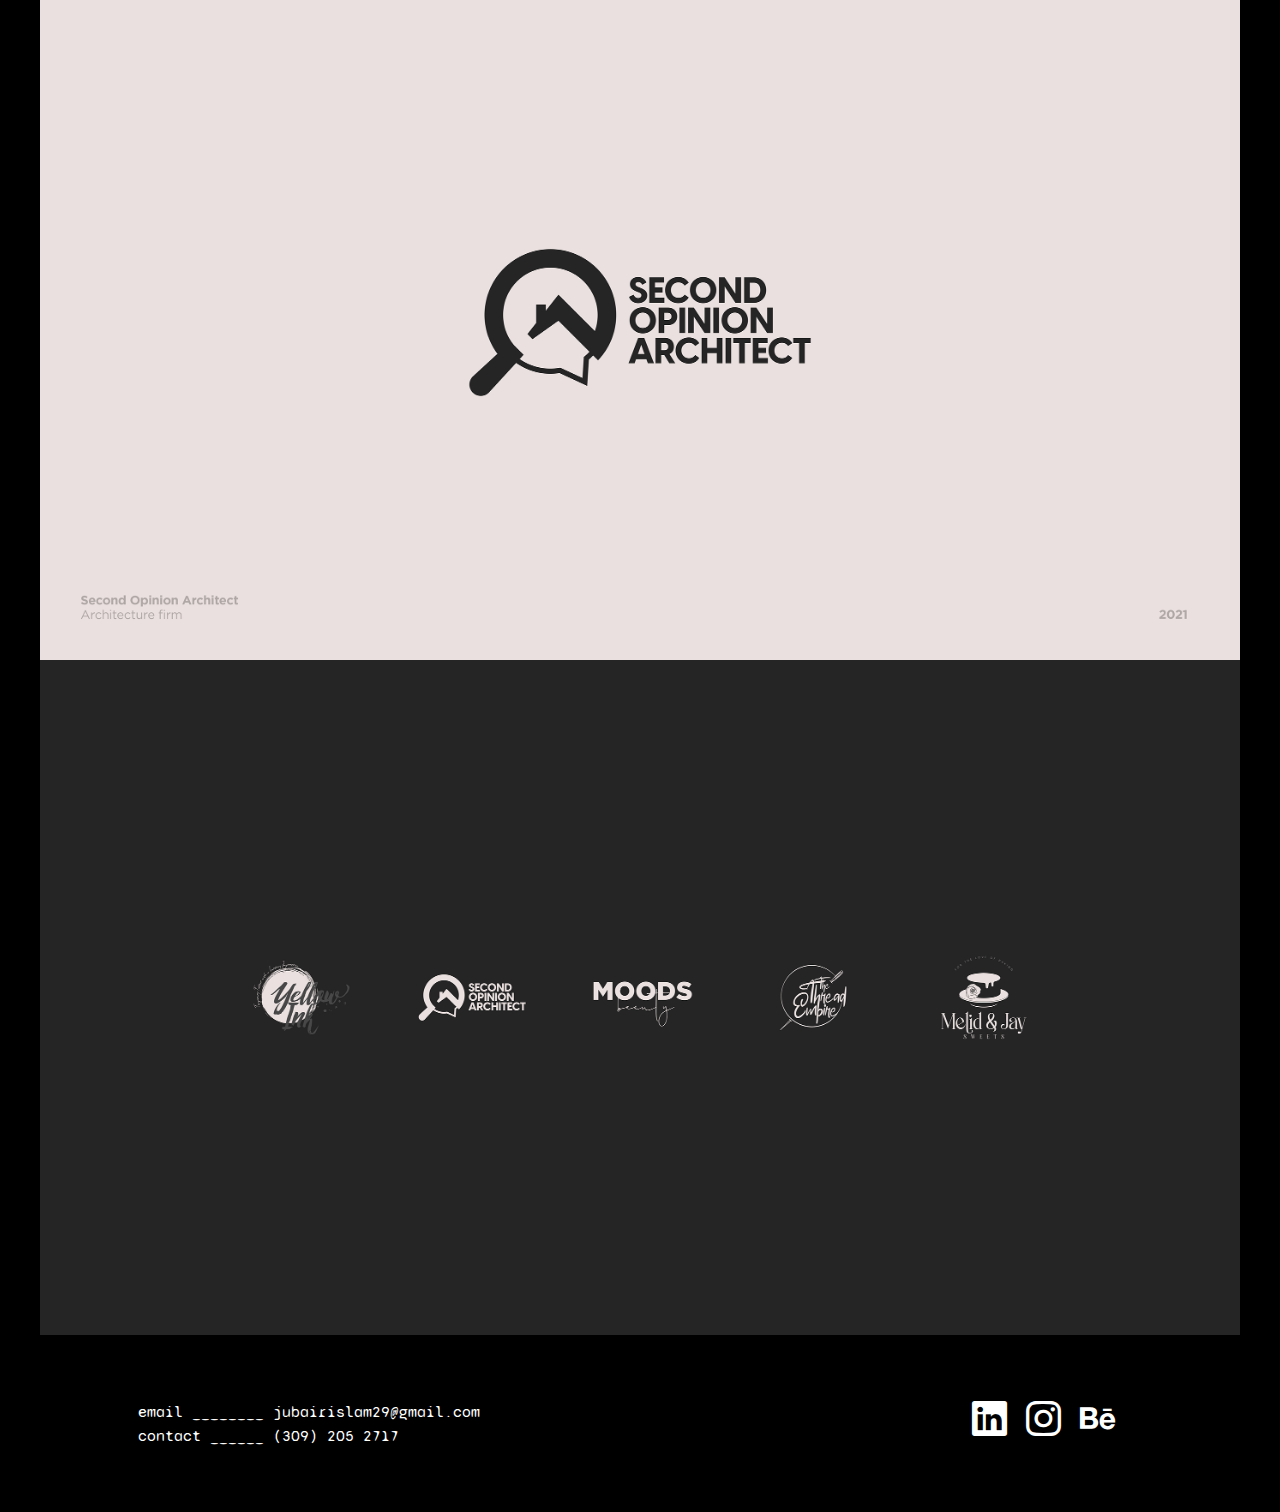
<file: Portfolio6.html>
<!doctype html>
<html lang="en">
<head>
	<meta charset="UTF-8">
	<title>Logofolio</title>
	<link href="https://fonts.googleapis.com/css2?family=Syne+Mono&display=swap" rel="stylesheet">
	<link rel="stylesheet" href="https://cdn.jsdelivr.net/npm/bootstrap-icons@1.11.1/font/bootstrap-icons.css">
	<link href="Blank1200px.css" rel="stylesheet" type="text/css">
	<link rel="icon" type="image/png" href="favicon.png">
</head>
<body>
	<div id="wrapper">
		<header>
			<h1><a href="https://jubair.xyz">ji</a></h1>

			<nav>
				<ul>
				<li><a href="About.html">About</a></li>
				<li><a href="Projects.html">Projects</a></li>
				<li><a href="Contact.html">Contact</a></li>
				</ul>
			</nav>

		</header>

		<div class="portfolio3">
			<img src="P6/1.png" alt="Image 1">
			<img src="P6/2.png" alt="Image 2">
			<img src="P6/3.png" alt="Image 3">
			<img src="P6/4.png" alt="Image 4">
			<img src="P6/5.png" alt="Image 5">
			<img src="P6/6.png" alt="Image 6">
			<img src="P6/7.png" alt="Image 7">
		</div>

		<footer>
			<div class="footer1">
				<div><a href="mailto:jubairislam29@gmail.com" target="_blank">email ________ jubairislam29@gmail.com</a></div>
				<div><a href="tel:+1(309)2052717" target="_blank">contact ______ (309) 205 2717</a></div>
			</div>

			<div class="footer2">
				<a href="https://www.linkedin.com/in/jubairislam/" target="_blank" class="bi bi-linkedin"></a>
				<a href="https://www.instagram.com/jubairzubo/" target="_blank" class="bi bi-instagram"></a>
				<a href="https://www.behance.net/jubairzubo" target="_blank" class="bi bi-behance"></a>
			</div>
		</footer>
	</div>
</body>
</html>
</file>
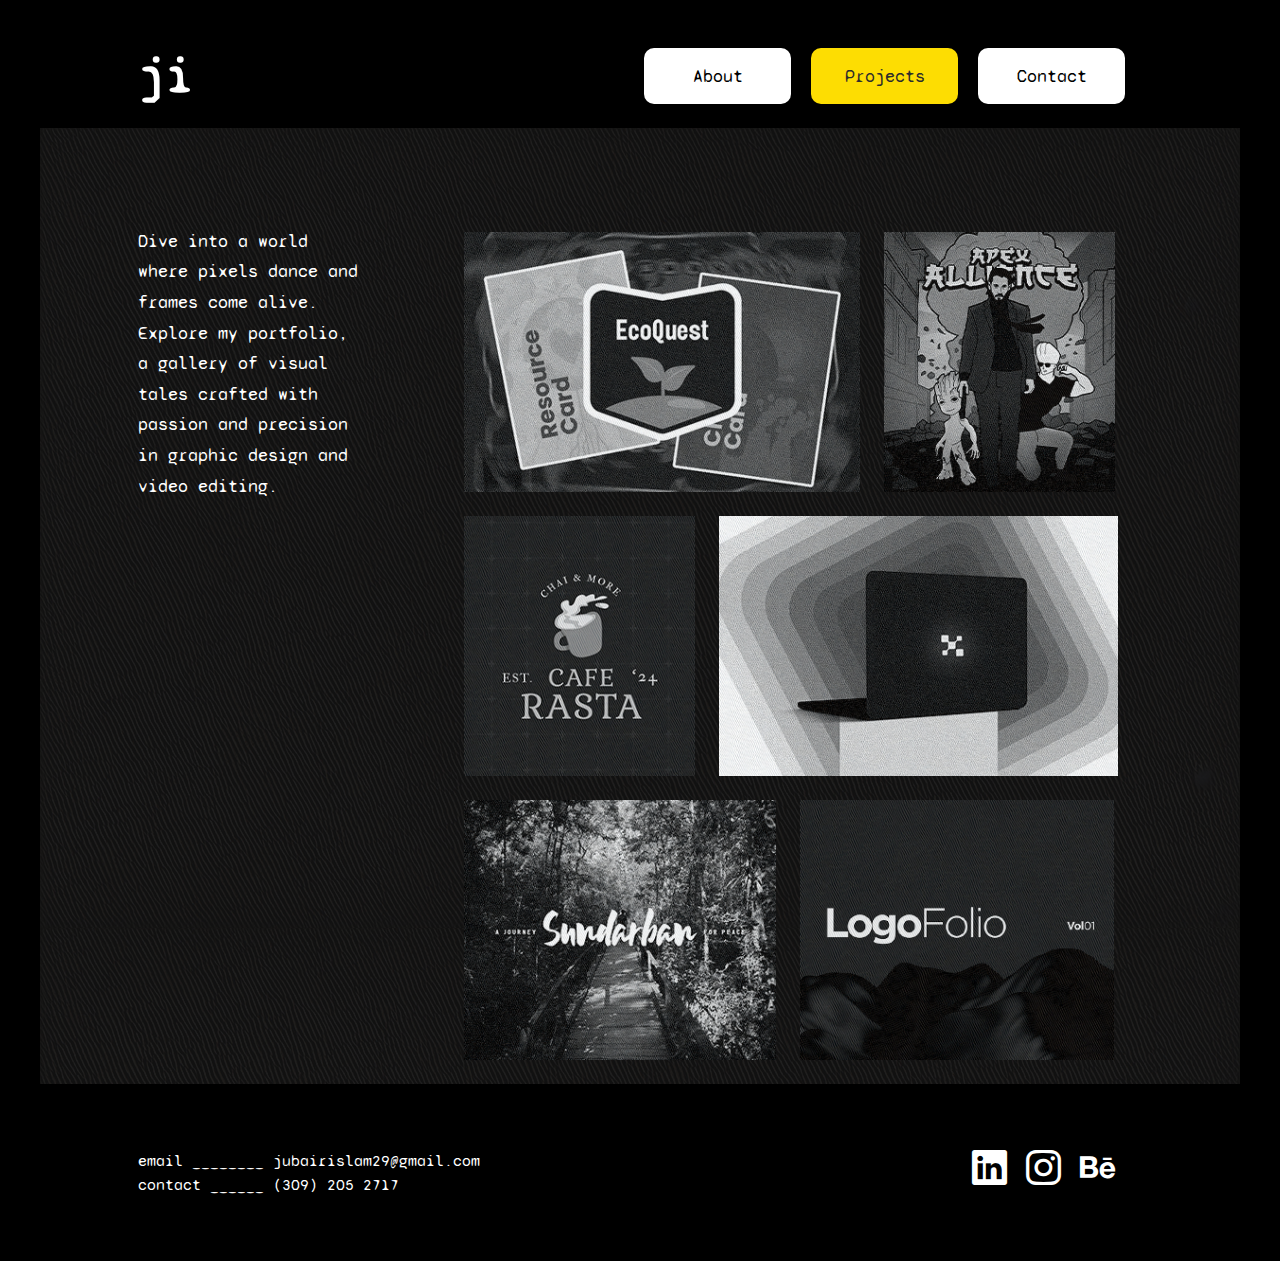
<file: Projects.html>
<!doctype html>
<html lang="en">
<head>
	<meta charset="UTF-8">
	<title>Projects</title>
	<link href="Blank1200px.css" rel="stylesheet" type="text/css">
	<link href="https://fonts.googleapis.com/css2?family=Syne+Mono&display=swap" rel="stylesheet">
	<link rel="stylesheet" href="https://cdn.jsdelivr.net/npm/bootstrap-icons@1.11.1/font/bootstrap-icons.css">
	<link rel="icon" type="image/png" href="favicon.png">
</head>
<body>
	<div id="wrapper">
		<header>
			<h1><a href="https://jubair.xyz">ji</a></h1>
			<nav>
				<ul>
				<li><a href="About.html">About</a></li>
				<li><a class="special" href="Projects.html">Projects</a></li>
				<li><a href="Contact.html">Contact</a></li>
				</ul>
			</nav>
		</header>

		<main class="main2">
	  		<p class="main2text">Dive into a world where pixels dance and frames come alive. Explore my portfolio, a gallery of visual tales crafted with passion and precision in graphic design and video editing.</p>

			<div class="portfolio2">
				<div class="row1">
				<span class="i4"><a href="Portfolio2.html"><img src="P4.png" alt="Project 1"></a></span>
				<span class="i5"><a href="Portfolio1.html"><img src="P5.png" alt="Project 2"></a></span>
				</div>
				<div class="row2">
				<span class="i6"><a href="Portfolio3.html"><img src="P6.png" alt="Project 3"></a></span>
				<span class="i7"><a href="Portfolio4.html"><img src="P7.png" alt="Project 4"></a></span>
				</div>
				<div class="row3">
				<span class="i8"><a href="Portfolio5.html"><img src="P8.png" alt="Project 5"></a></span>
				<span class="i9"><a href="Portfolio6.html"><img src="P9.png" alt="Project 6"></a></span>
				</div>
			</div>
		</main>

		  <footer>
			<div class="footer1">
				<div><a href="mailto:jubairislam29@gmail.com" target="_blank">email ________ jubairislam29@gmail.com</a></div>
				<div><a href="tel:+1(309)2052717" target="_blank">contact ______ (309) 205 2717</a></div>
			</div>

			<div class="footer2">
				<a href="https://www.linkedin.com/in/jubairislam/" target="_blank" class="bi bi-linkedin"></a>
				<a href="https://www.instagram.com/jubairzubo/" target="_blank" class="bi bi-instagram"></a>
				<a href="https://www.behance.net/jubairzubo" target="_blank" class="bi bi-behance"></a>
			</div>
		</footer>
	</div>
</body>
</html>
</file>
<file: Blank1200px.css>
body {
  background-color: #000000;
}

#wrapper {
  margin: 24px auto;
  width: 1200px;
  border: 1px solid black;
  background-color: #ffffff;
  display: grid;
  grid-template-columns: repeat(12, 1fr);
  grid-column-gap: 24px;
  font-family: 'Syne Mono', sans-serif;
}

header {
  grid-column: span 12;
  background-color: #000000;
  width: 1200px;
  display: flex;
  align-items: center;
  position: sticky;
  top: 0;
}

h1 a {
  color: #ffffff;
  font-size: 50px;
  margin-left: 98px;
  text-decoration: none;
  transition: color 0.50s;
}

h1 a:hover {
  color: #FF4C4C;
}


nav {
  margin-left: 440px;
  margin-right: 24px;
  text-align: center;
}

nav ul {
  font-size: 18px;
  list-style-type: none;
  padding: 0;
  margin: 0;
}

nav li {
  display: inline-block;
  width: 157px;
}

nav li a {
  display: block;
  background-color: #ffffff;
  padding-top: 16px;
  padding-bottom: 16px;
  margin-left: 10px;
  color: #000000;
  text-decoration: none;
  border-radius: 10px;
  border: 1px solid transparent;
  transition: background-color 0.50s,  color 0.50s;
}

nav li a:hover {
  color: #ffffff;
  background-color: #2C2C2C;
}

.special {
  color: #2C2C2C;
  background-color: #fddd02;
}

.hashtag{
  margin-top: 109px;
  font-size: 50px;
  border-bottom: 4px solid #000000;
  padding-bottom: 15px;
  line-height: .9;
  width: 200px;
}

.main1 {
  grid-column: span 12;
  width: 1200px;
  background-image: url(BG.png);
  background-size: contain;
  background-attachment: fixed;
  background-position: center;
  line-height: 1.5;
}
.u1{
  color: #fddd02;
}

@keyframes moveLeftToRight {
  0% {transform: translateX(-100%); opacity: 0;}
  100% {transform: translateX(0); opacity: 1;}
}

main img {
  width: 478px;
  float: right;
  margin-right: 150px;
  margin-top: 35px;
  animation: moveLeftToRight 1s ease-in-out; 
}

.main2 {
  grid-column: span 12;
  display: grid;
  grid-template-columns: repeat(4, 1fr) repeat(8, 1fr);
  width: 1200px;
  padding-top: 60px;
  background-image: url(BG3.png);
}

.main2text{
  grid-column: span 4;
  font-size: 18px;
  color: #ffffff;
  max-width: 220px;
  line-height: 1.7;
  padding-left: 98px;
  padding-top: 20px;
}

.main3 {
  grid-column: span 12;
  width: 1200px;
  background-image: url(BG2.png);
  line-height: 1.5;
}

.main4 {
  grid-column: span 12;
  width: 1200px;
  background-image: url(BG3.png);
}

.formtext{
  color: #f0f0f0;
  padding-top: 78px;
  padding-left: 98px;
  width: 1000px;
}

.formtext2{
  color: #fddd02;
  width: 900px;
}

.resume1{
  padding-top: 78px;
  padding-left: 98px;
  padding-bottom: 25px;
  padding-right: 125px;
  text-align: justify;
  text-justify: inter-word;
  color: #f0f0f0;
  background-image: url(BG3.png);
}

.resume2{
  border-top: thin dashed #000000;
  padding-top: 25px;
  padding-left: 98px;
  padding-bottom: 25px;
  padding-right: 125px;
  text-align: justify;
  text-justify: inter-word;
}

.resume3{
  border-top: thin dashed #000000;
  padding-top: 25px;
  padding-left: 98px;
  padding-bottom: 25px;
  padding-right: 125px;
  text-align: justify;
  text-justify: inter-word;
  color: #ffffff;
  background-image: url(BG3.png);
}

.resume4{
  border-top: thin dashed #000000;
  padding-top: 25px;
  padding-left: 98px;
  padding-bottom: 25px;
  padding-right: 125px;
  text-align: justify;
  text-justify: inter-word;
}

.resume5{
  border-top: thin dashed #000000;
  padding-top: 25px;
  padding-left: 98px;
  padding-bottom: 78px;
  padding-right: 125px;
  text-align: justify;
  text-justify: inter-word;
  color: #ffffff;
  background-image: url(BG3.png);
}

.t1{
  font-size: 18px;
  margin-left: 98px;
  padding-top: 160px;
  color: #ffffff;
  width: 340px;
}

.scrolling-text-container {
  grid-column: span 12;
  font-size: 18px;
  width: 1200px;
  overflow: hidden;
  height: auto;
  background-color: #fddd02;
  margin-top: 7px;
}

.scrolling-text {
  white-space: nowrap;
  animation: scroll-left 20s linear infinite;
}

@keyframes scroll-left {
  0% {transform: translateX(100%);}
  100% {transform: translateX(-180%);}
}

#myCarousel {
  margin-bottom: 2px;
}

#myCarousel .f-carousel__slide {
  text-align: center;
}

.f-carousel__slide {
  --f-carousel-spacing: 8px;
  --f-carousel-slide-width: calc((100% - 16px) / 3);
}

.f-carousel {
  --f-button-width: 38px;
  --f-button-height: 38px;
  --f-button-svg-width: 16px;
  --f-button-svg-height: 16px;
  --f-button-svg-stroke-width: 2.5;
  --f-button-color: rgb(71 85 105);
  --f-button-border-radius: 50%;
  --f-button-bg: #fff;
  --f-button-hover-bg: #f9f9f9;
  --f-button-active-bg: #f0f0f0;
}

.portfolio {
  position: relative;
  width: 1200px;
  margin-top: 7px;
  overflow: hidden;
}

.portfolio .f-carousel__slide {
  position: relative; 
}

.portfolio .f-carousel__slide:hover::after {
  content: "";
  position: absolute;
  top: 0;
  left: 0;
  width: 100%;
  height: 98.8%;
  background: linear-gradient(to bottom, rgba(0,0,0,0) 0%, rgba(0,0,0,1) 100%);
  pointer-events: none;
}

.portfolio .f-carousel__slide:hover .project-name {
  opacity: 1; 
}

.project-name {
  position: absolute;
  bottom: 20px;
  left: 20px;
  Color: #FF4C4C;
  font-size: 15px;
  text-align: center;
  width: 350px;
  opacity: 0;
  transition: opacity 0.5s ease;
  pointer-events: none;
  z-index: 1;
}

.i1 img {
  max-width: 395px;
  height: auto;
}

.portfolio2 {
  grid-column: span 8;
  padding-top: 20px;
  margin-bottom: 24px;
  padding-left: 24px;
}

.portfolio3 img{
  display: flex;
  width: 1200px;
  height: auto;
}

.portfolio4 {
  background-image: url(BG3.png);
}

.sbon {
  grid-column: span 12;
  padding: 98px;
  color: #f0f0f0;
}

.portfolio5 {
  background-image: url(BG3.png);
  grid-column: span 12;
  padding: 98px;
  color: #f0f0f0;
}

.portfolio5 img {
  display: flex;
  width: 1000px;
  padding-top: 50px;
  padding-bottom: 50px;
  height: auto;
}

.thesis{
  color: #fddd02;
  font-size: 40px;
}

.row1, .row2, .row3 {
  display: flex;
  align-items: center;
}

.i4 img, .i6  img, .i8 img{
  width: auto;
  max-height: 260px;
  margin-top: 24px;
  margin-right: 24px;
}

.i5 img, .i7 img, .i9 img {
  width: auto;
  max-height: 260px;
  margin-top: 24px;
}

.portfolio span:hover {
  filter: brightness(200%);
  transition: 1s;
}

.portfolio2 span:hover img {
  filter: brightness(50%);
  transform: scale(1.05);
  transition: 1s;
}

section a{
  font-size: 24px;
  color: white;
  text-decoration: none;
  padding-left: 83px;
  padding-right: 0px;
}

section:hover{
  background-color: #aa1a1a;
}

section img {
  transform: scale(0.5);
  margin-right: 60px;
  padding-top: 20px;
  padding-bottom: 20px;
}

footer {
  color: white;
  grid-column: span 12;
  width: 1200px;
  background-color: black;
  display: flex;
  justify-content: space-between; 
}

.footer1 {
  font-size: 16px;
  margin-left: 98px;
  padding-top: 65px;
  line-height: 1.5;
  color: white;
}

.footer1 a{
  color: white;
  text-decoration: none;
}

.footer1 a:hover{
  color: #fddd02;
  transition: color .50s;
}

.footer2 {
  font-size: 35px;
  padding: 45px;
  margin-right: 80px;
  padding-top: 65px;
}

.footer2 a{
  padding: 0px;
  color: white;
  transition: color 1s, text-shadow 1s;
}

.footer2 a:hover{
  color: #fddd02;
  text-shadow: 3px 0px 0px #aa1a1a;
}

input[type=text], select, textarea {
  width: 100%;
  padding: 12px;
  border: 1px solid #ccc;
  border-radius: 5px;
  resize: vertical;
}

input[type=text]::placeholder,
textarea::placeholder {
  font-family: 'Syne Mono', sans-serif;
  font-size: 15px;
  color: #d5d5d5;
}

label {
  padding: 12px 12px 12px 78px;
  display: inline-block;
}

input[type=submit] {
  background-color: #fddd02;
  color: #000000;
  padding: 12px 40px;
  border: none;
  border-radius: 5px;
  cursor: pointer;
  float: right;
  margin-top: 10px;
  margin-right: 100px;
  margin-bottom: 78px;
}

input[type=submit]:hover {
  color: #f0f0f0;
  background-color: #2C2C2C;
}

.container {
  border-radius: 5px;
  padding: 20px;
  color: #f0f0f0;
}

.col-25 {
  float: left;
  width: 25%;
  margin-top: 6px;
}

.col-75 {
  float: left;
  width: 64%;
  margin-top: 6px;
}

.row:after {
  content: "";
  display: table;
  clear: both;
}

table {
  width: 100%;
  border-collapse: collapse;
  margin-top: 20px;
}

caption {
  font-weight: bold;
  font-size: 1.2em;
  margin-bottom: 10px;
  text-align: left;
}

th, td {
  border-top: 1px solid #ddd;
  border-bottom: 1px solid #ddd;
  padding: 8px;
  text-align: left;
}

th:first-child,
td:first-child {
  border-left: none;
}

th:last-child,
td:last-child {
  border-right: none;
}
</file>
